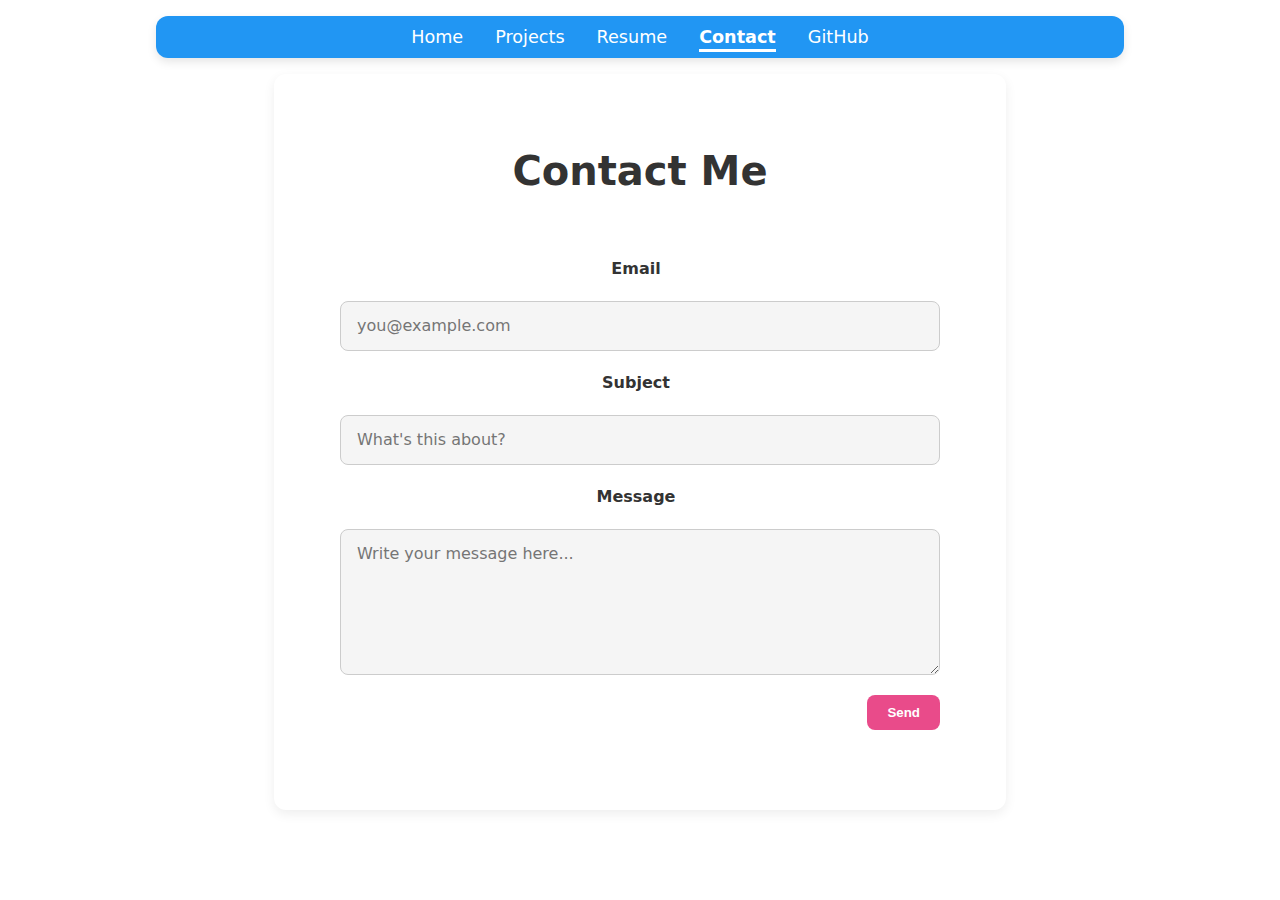
<file: contact/index.html>
<!DOCTYPE html>
<html lang="en">
<head>
  <meta charset="UTF-8" />
  <title>Contact - Eli Nalebuff</title>
  <link rel="stylesheet" href="../style.css" />
</head>
<body>
  <nav>
    <ul class="navbar">
      <li><a href="/lab1_dsc106/" class="nav-link">Home</a></li>
      <li><a href="/lab1_dsc106/projects/" class="nav-link">Projects</a></li>
      <li><a href="/lab1_dsc106/resume/" class="nav-link">Resume</a></li>
      <li><a href="/lab1_dsc106/contact/" class="nav-link current">Contact</a></li>
      <li><a href="https://github.com/elinalebuff" class="nav-link" target="_blank">GitHub</a></li>
    </ul>
  </nav>

  <main class="contact-container">
    <h1 class="contact-heading">Contact Me</h1>
    <form class="contact-form" action="mailto:youremail@example.com" method="POST" enctype="text/plain">
      <label for="email">Email</label>
      <input type="email" id="email" name="email" placeholder="you@example.com" required />
  
      <label for="subject">Subject</label>
      <input type="text" id="subject" name="subject" placeholder="What's this about?" required />
  
      <label for="message">Message</label>
      <textarea id="message" name="body" rows="5" placeholder="Write your message here..." required></textarea>
  
      <button type="submit">Send</button>
    </form>
  </main>
</body>
</html>
</file>
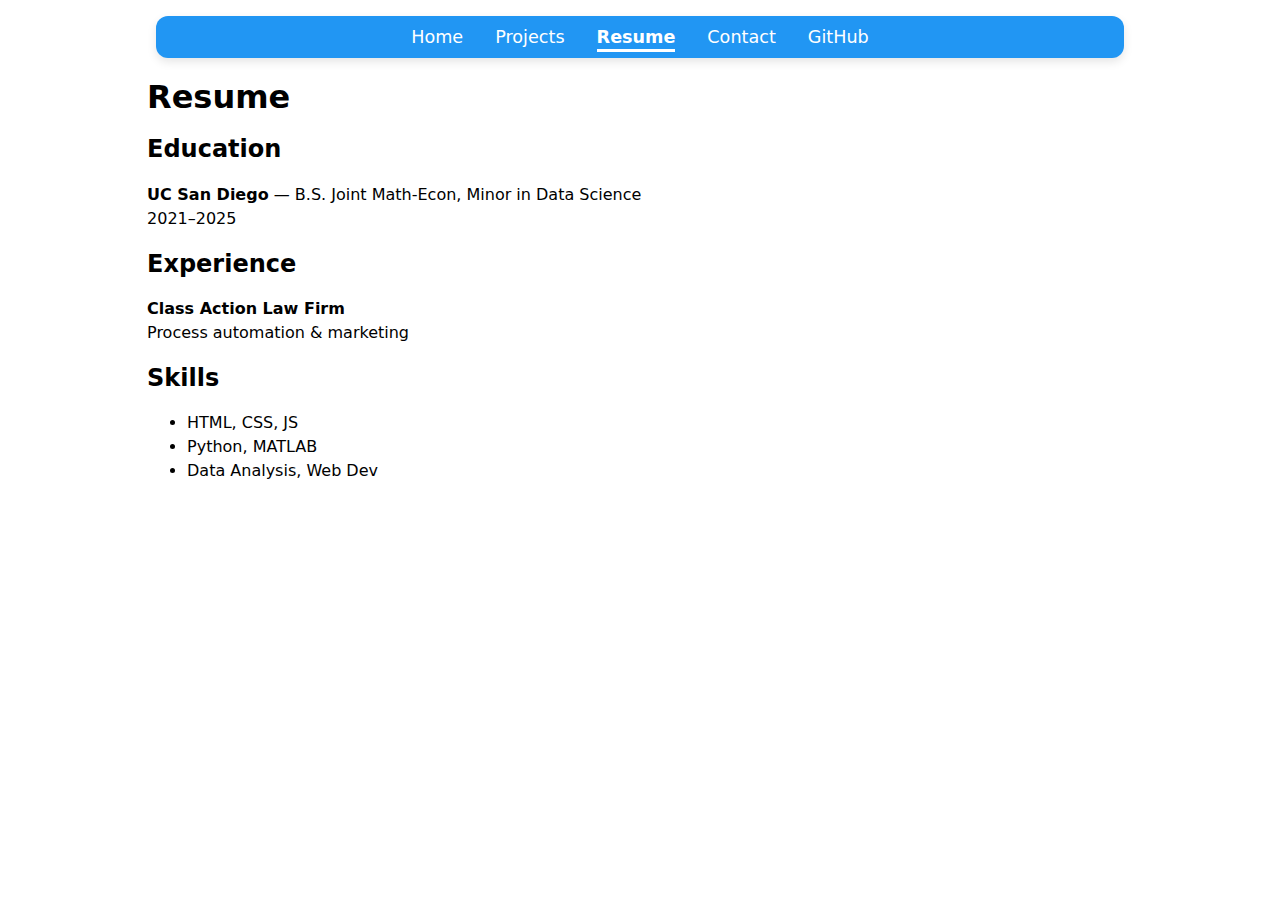
<file: cv/index.html>
<!DOCTYPE html>
<html lang="en">
<head>
  <meta charset="UTF-8" />
  <title>Resume - Eli Nalebuff</title>
  <link rel="stylesheet" href="../style.css" />
</head>
<body>
    <nav>
        <ul class="navbar">
          <li><a href="/lab1_dsc106/" class="nav-link">Home</a></li>
          <li><a href="/lab1_dsc106/projects/" class="nav-link">Projects</a></li>
          <li><a href="/lab1_dsc106/resume/" class="nav-link current">Resume</a></li>
          <li><a href="/lab1_dsc106/contact/" class="nav-link">Contact</a></li>
          <li><a href="https://github.com/elinalebuff" class="nav-link" target="_blank">GitHub</a></li>
        </ul>
      </nav>
  <main>
    <h1>Resume</h1>
    <section>
      <h2>Education</h2>
      <p><strong>UC San Diego</strong> — B.S. Joint Math-Econ, Minor in Data Science<br /><time>2021–2025</time></p>
    </section>
    <section>
      <h2>Experience</h2>
      <p><strong>Class Action Law Firm</strong><br />Process automation & marketing</p>
    </section>
    <section>
      <h2>Skills</h2>
      <ul>
        <li>HTML, CSS, JS</li>
        <li>Python, MATLAB</li>
        <li>Data Analysis, Web Dev</li>
      </ul>
    </section>
  </main>
</body>
</html>
</file>
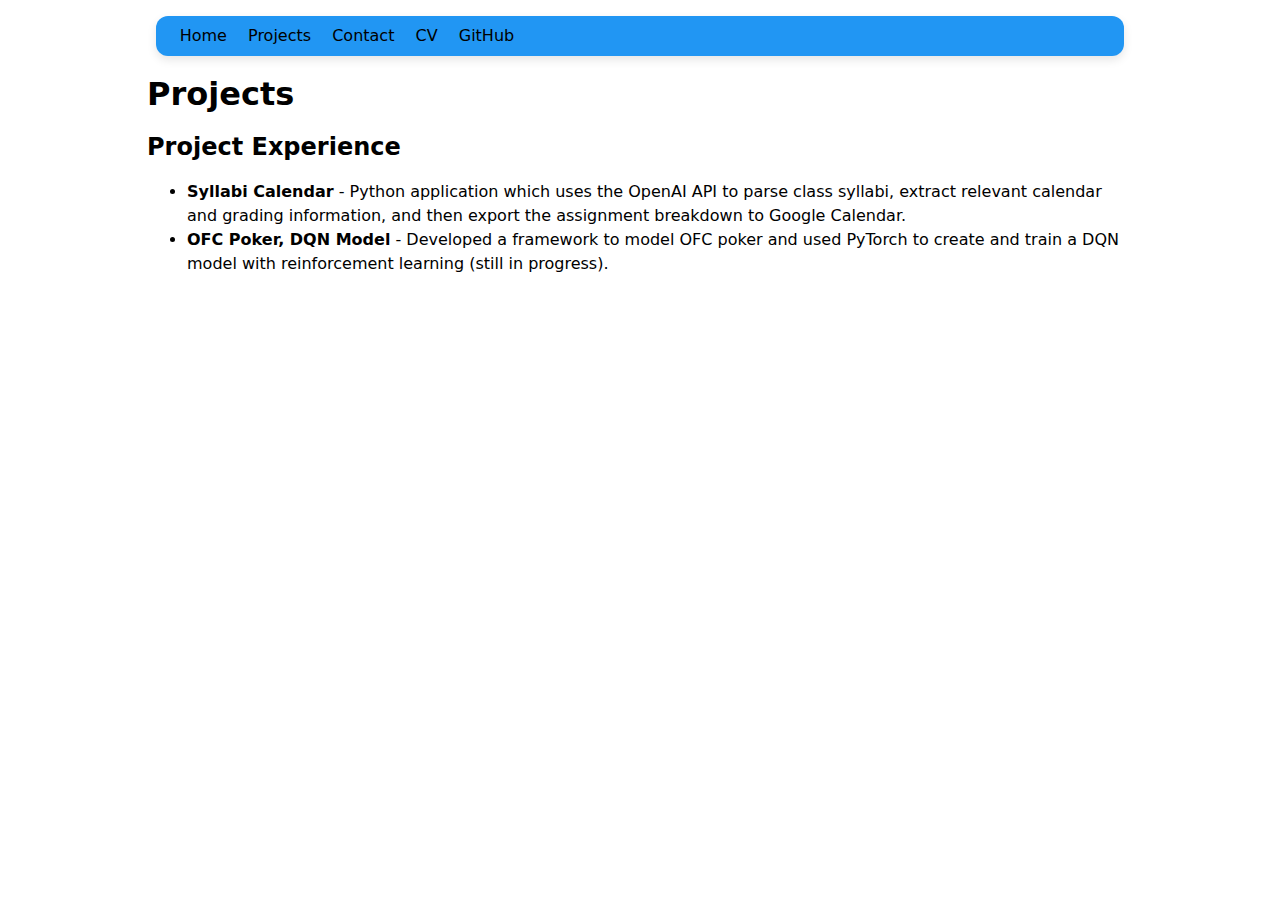
<file: project/index.html>
<!DOCTYPE html>
<html lang="en">
<head>
    <meta charset="UTF-8">
    <meta name="viewport" content="width=device-width, initial-scale=1.0">
    <title>Projects - Eli Nalebuff</title>
    <link rel="stylesheet" href="../style.css">
</head>
<body>
    <nav>
        <a href="../index.html">Home</a>
        <a href="../Projects/index.html">Projects</a>
        <a href="../contact/index.html">Contact</a>
        <a href="../cv/index.html">CV</a>
        <a href="https://github.com/elinalebuff" target="_blank">GitHub</a>
    </nav>
    <h1>Projects</h1>
    <section>
        <h2>Project Experience</h2>
        <ul>
            <li>
                <strong>Syllabi Calendar</strong> - Python application which uses the OpenAI API to parse class syllabi, extract relevant calendar and grading information, and then export the assignment breakdown to Google Calendar.
            </li>
            <li>
                <strong>OFC Poker, DQN Model</strong> - Developed a framework to model OFC poker and used PyTorch to create and train a DQN model with reinforcement learning (still in progress).
            </li>
        </ul>
    </section>
</body>
</html>
</file>
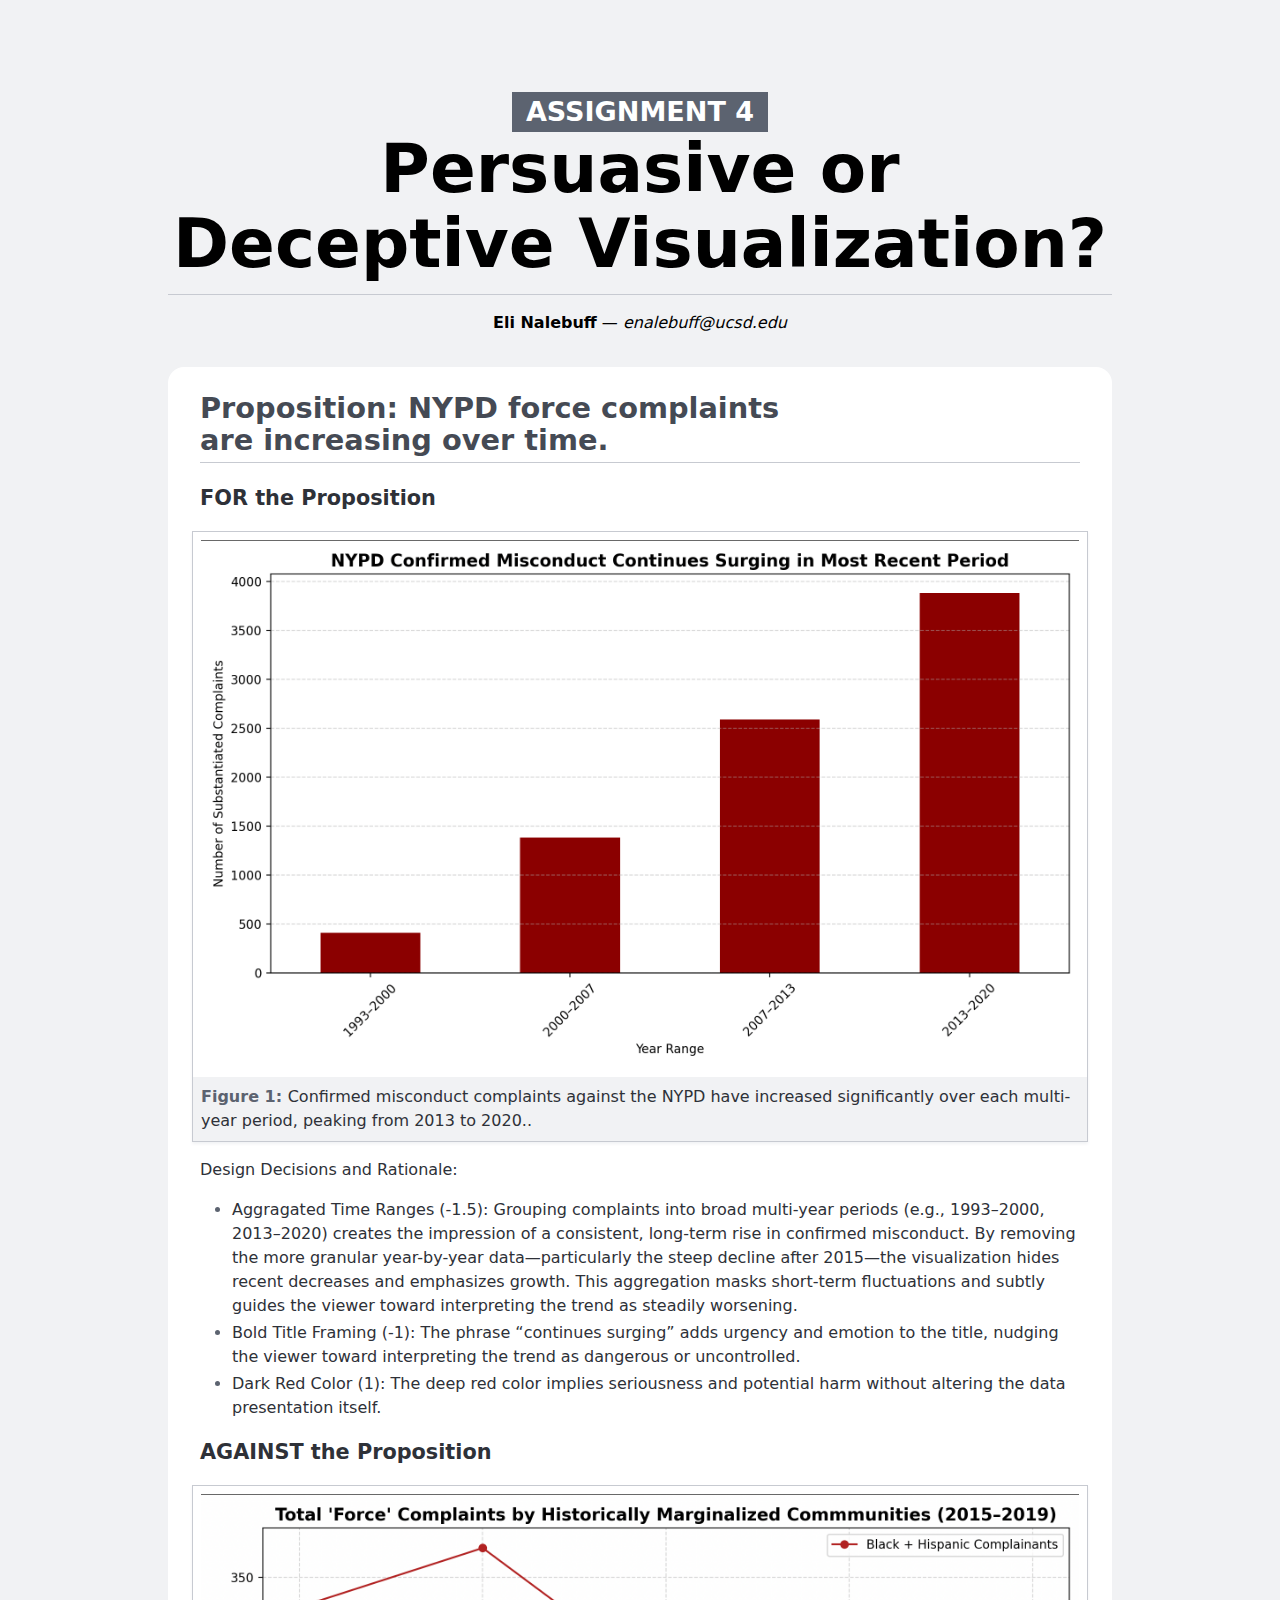
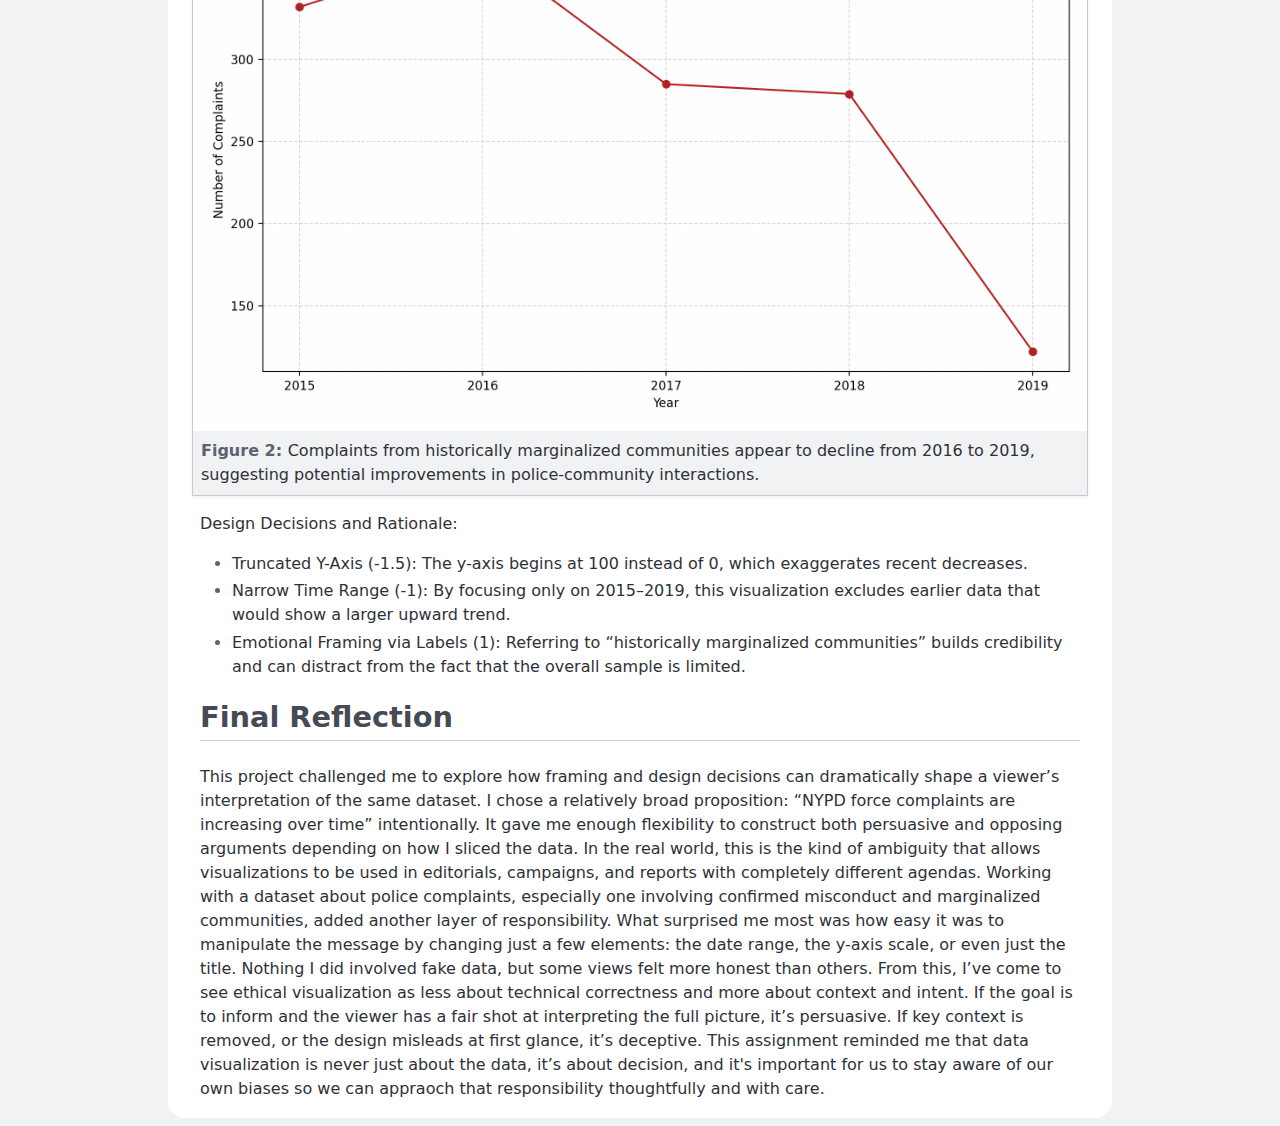
<file: project2/index.html>
<!DOCTYPE html>

<html lang="en">
  
  <head>
    <title>Project 2 Report</title>
    <style>
      figure img {
  max-width: 100%;
  height: auto;
  display: block;
  margin-inline: auto;
}
      :root {
        --color-neutral-95: hsl(220 10% 95%);
        --color-neutral-90: hsl(220 10% 90%);
        --color-neutral-80: hsl(220 10% 80%);
        --color-neutral-70: hsl(220 10% 70%);
        --color-neutral-60: hsl(220 10% 60%);
        --color-neutral-50: hsl(220 10% 50%);
        --color-neutral-40: hsl(220 10% 40%);
        --color-neutral-30: hsl(220 10% 30%);
        --color-neutral-20: hsl(220 10% 20%);
        --color-neutral-10: hsl(220 10% 10%);
      }

      html {
        font: 100%/1.5 system-ui;
        counter-reset: figure;
        background: var(--color-neutral-95);
        max-width: min(75vw, 80em);
        margin: 0 auto;
      }

      /* Headings */

      h1,
      h2,
      h3,
      h4,
      h5,
      h6 {
        line-height: 1.1;
        font-weight: 600;
        text-wrap: balance;
      }

      h1,
      h2 {
        border-bottom: 1px solid var(--color-neutral-80);
        padding-bottom: 0.2em;
      }

      h1 {
        margin-block: 1em 0.5rem;
        font-size: clamp(2.5em, 150% + 2vh + 2vw, 10vmin);
        font-weight: 800;

        small {
          display: block;
          width: fit-content;
          padding: 0.2em 0.5em;
          margin-inline: auto;
          color: white;
          background: var(--color-neutral-40);
          font-size: 40%;
          text-transform: uppercase;
          white-space: nowrap;
        }
      }

      h2 {
        font-size: 180%;
        color: var(--color-neutral-30);
      }

      h3 {
        font-size: 130%;
      }

      /* Lists */

      ul,
      ol {
        padding-inline-start: 2em;
      }

      li {
        &::marker {
          color: var(--color-neutral-40);
        }

        + li {
          margin-top: 0.2em;
        }
      }

      /* Sectioning elements */

      header {
        padding-block: 1em;
        text-align: center;
      }

      main {
        background: white;
        color: var(--color-neutral-20);
        border-radius: 1rem;
        padding: 0.1rem 2rem;
      }

      /* Figures */

      figure {
        margin: 1em 0;
        padding: 0.5rem;
        margin-inline: -0.5em;
        border: 1px solid var(--color-neutral-80);
        box-shadow: 0 0.1em 0.2em var(--color-neutral-95);
        text-align: center;
        background: white;

        > figcaption {
          font: 500 75% var(--font-sans);
          background: var(--color-neutral-95);
          padding: 0.5rem;
          margin: -0.5rem;
          margin-top: 0.5rem;
          counter-increment: figure;
          text-align: left;

          &::before {
            content: 'Figure ' counter(figure) ': ';
            font-weight: bold;
            color: var(--color-neutral-40);
          }

          a:not(:hover, :focus, :active) {
            color: inherit;
            text-decoration: underline;
            text-decoration-color: color-mix(
              in lab,
              currentColor,
              transparent 70%
            );
          }
        }
      }
    </style>
    
  </head>

  <body>
    <header>
      <h1>
        <small>Assignment 4</small>
        Persuasive or Deceptive Visualization?
      </h1>

      <p><strong>Eli Nalebuff</strong> — <em>enalebuff@ucsd.edu</em></p>
    </header>

    <main>
      <h2>Proposition: NYPD force complaints are increasing over time.</h2>

      <section>
        <h3>FOR the Proposition</h3>

        <figure>
          <img src="vis2.png" alt="" />
          <figcaption>Confirmed misconduct complaints against the NYPD have increased significantly over each multi-year period, peaking from 2013 to 2020..</figcaption>
        </figure>

        <p>Design Decisions and Rationale:</p>

        <ul>
          <li>Aggragated Time Ranges (-1.5): Grouping complaints into broad multi-year periods (e.g., 1993–2000, 2013–2020) creates the impression of a consistent, long-term rise in confirmed misconduct. By removing the more granular year-by-year data—particularly the steep decline after 2015—the visualization hides recent decreases and emphasizes growth. This aggregation masks short-term fluctuations and subtly guides the viewer toward interpreting the trend as steadily worsening. </li>
          <li>Bold Title Framing (-1): The phrase “continues surging” adds urgency and emotion to the title, nudging the viewer toward interpreting the trend as dangerous or uncontrolled.</li>
          <li>Dark Red Color (1): The deep red color implies seriousness and potential harm without altering the data presentation itself.</li>
        </ul>
      </section>

      <section>
        <h3>AGAINST the Proposition</h3>

        <figure>
          <img src="vis1.png" alt="" />
          <figcaption>Complaints from historically marginalized communities appear to decline from 2016 to 2019, suggesting potential improvements in police-community interactions.</figcaption>
        </figure>

        <p>Design Decisions and Rationale:</p>

        <ul>
          <li>Truncated Y-Axis (-1.5): The y-axis begins at 100 instead of 0, which exaggerates recent decreases.</li>
          <li>Narrow Time Range (-1): By focusing only on 2015–2019, this visualization excludes earlier data that would show a larger upward trend.</li>
          <li>Emotional Framing via Labels (1): Referring to “historically marginalized communities” builds credibility and can distract from the fact that the overall sample is limited.</li>
        </ul>
      </section>

      <section>
        <h2>Final Reflection</h2>

        <p>This project challenged me to explore how framing and design decisions can dramatically shape a viewer’s interpretation of the same dataset. I chose a relatively broad proposition: “NYPD force complaints are increasing over time” intentionally. It gave me enough flexibility to construct both persuasive and opposing arguments depending on how I sliced the data. In the real world, this is the kind of ambiguity that allows visualizations to be used in editorials, campaigns, and reports with completely different agendas.

          Working with a dataset about police complaints, especially one involving confirmed misconduct and  marginalized communities, added another layer of responsibility. What surprised me most was how easy it was to manipulate the message by changing just a few elements: the date range, the y-axis scale, or even just the title. Nothing I did involved fake data, but some views felt more honest than others.
          
          From this, I’ve come to see ethical visualization as less about technical correctness and more about context and intent. If the goal is to inform and the viewer has a fair shot at interpreting the full picture, it’s persuasive. If key context is removed, or the design misleads at first glance, it’s deceptive. This assignment reminded me that data visualization is never just about the data, it’s about decision, and it's important for us to stay aware of our own biases so we can appraoch that responsibility thoughtfully and with care.</p>
      </section>
    </main>
  </body>
</html>
</file>
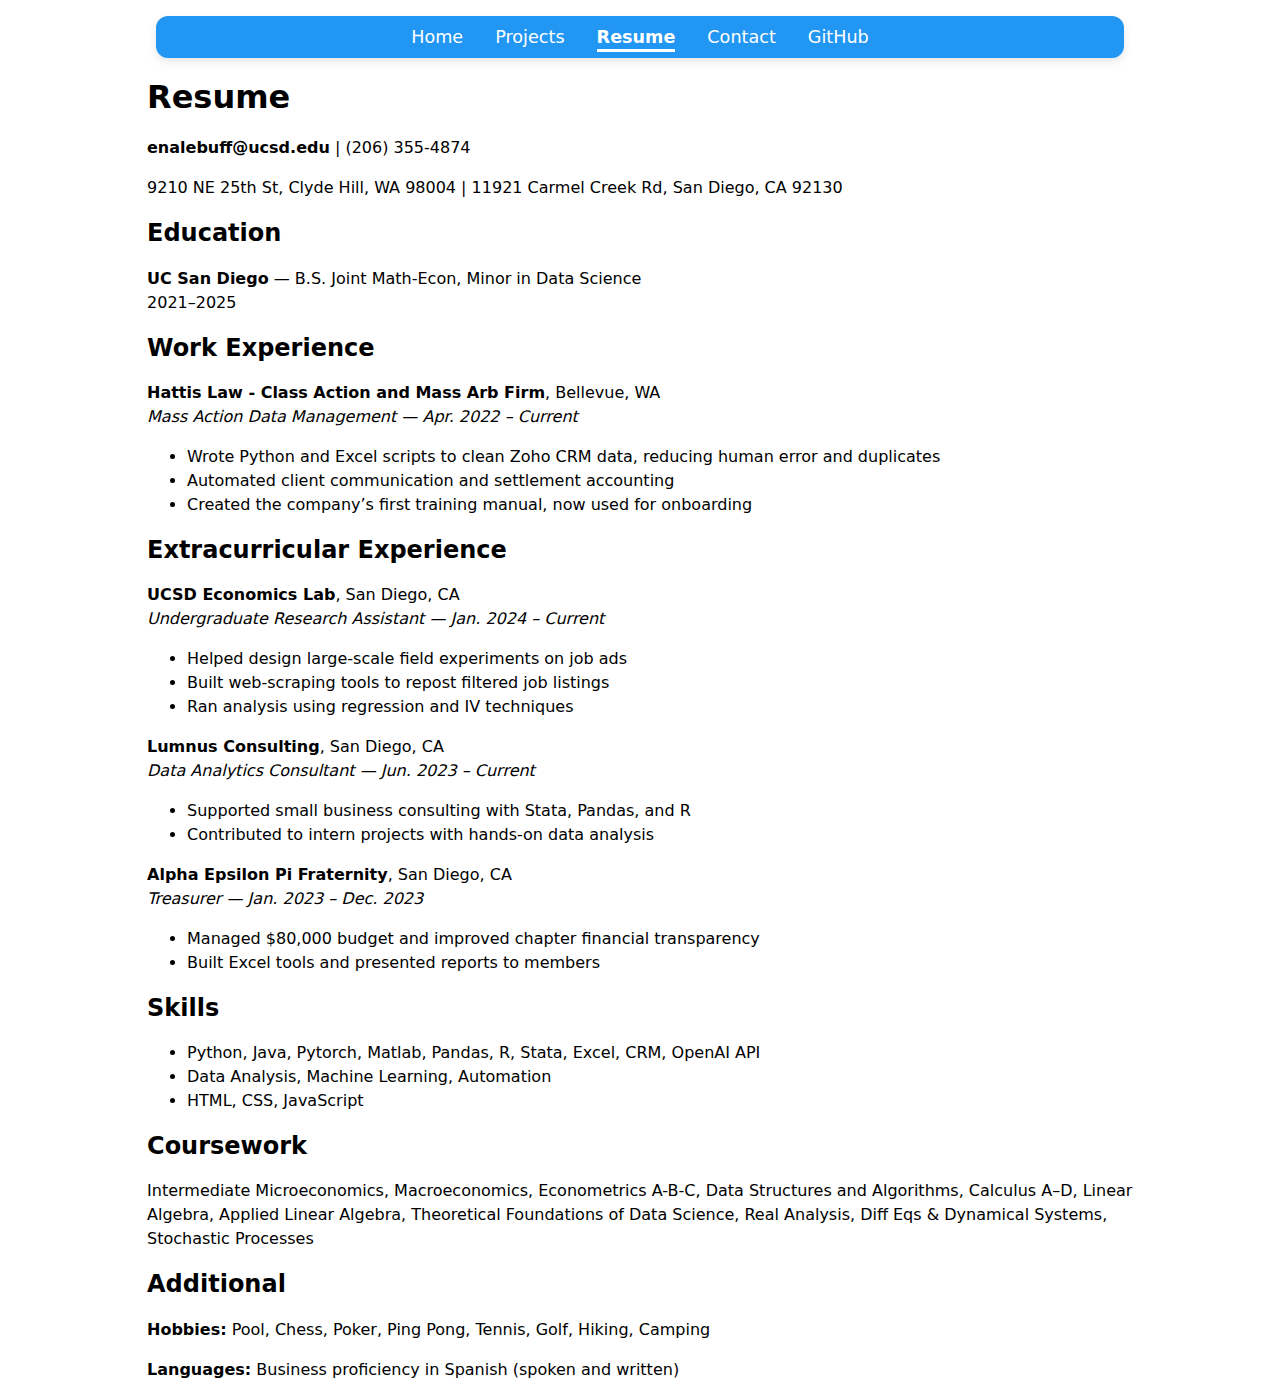
<file: resume/index.html>
<!DOCTYPE html>
<html lang="en">
<head>
  <meta charset="UTF-8" />
  <title>Resume - Eli Nalebuff</title>
  <link rel="stylesheet" href="../style.css" />
</head>
<body>
  <nav>
    <ul class="navbar">
      <li><a href="../" class="nav-link">Home</a></li>
      <li><a href="../projects/" class="nav-link">Projects</a></li>
      <li><a href="../resume/" class="nav-link current">Resume</a></li>
      <li><a href="../contact/" class="nav-link">Contact</a></li>
      <li><a href="https://github.com/elinalebuff" class="nav-link" target="_blank">GitHub</a></li>
    </ul>
  </nav>

  <main>
    <h1>Resume</h1>

    <p><strong>enalebuff@ucsd.edu</strong> | (206) 355-4874</p>
    <p>9210 NE 25th St, Clyde Hill, WA 98004 | 11921 Carmel Creek Rd, San Diego, CA 92130</p>

    <section>
      <h2>Education</h2>
      <p><strong>UC San Diego</strong> — B.S. Joint Math-Econ, Minor in Data Science<br /><time>2021–2025</time></p>
    </section>

    <section>
      <h2>Work Experience</h2>
      <p><strong>Hattis Law - Class Action and Mass Arb Firm</strong>, Bellevue, WA<br />
      <em>Mass Action Data Management — Apr. 2022 – Current</em></p>
      <ul>
        <li>Wrote Python and Excel scripts to clean Zoho CRM data, reducing human error and duplicates</li>
        <li>Automated client communication and settlement accounting</li>
        <li>Created the company’s first training manual, now used for onboarding</li>
      </ul>
    </section>

    <section>
      <h2>Extracurricular Experience</h2>
      <p><strong>UCSD Economics Lab</strong>, San Diego, CA<br />
      <em>Undergraduate Research Assistant — Jan. 2024 – Current</em></p>
      <ul>
        <li>Helped design large-scale field experiments on job ads</li>
        <li>Built web-scraping tools to repost filtered job listings</li>
        <li>Ran analysis using regression and IV techniques</li>
      </ul>

      <p><strong>Lumnus Consulting</strong>, San Diego, CA<br />
      <em>Data Analytics Consultant — Jun. 2023 – Current</em></p>
      <ul>
        <li>Supported small business consulting with Stata, Pandas, and R</li>
        <li>Contributed to intern projects with hands-on data analysis</li>
      </ul>

      <p><strong>Alpha Epsilon Pi Fraternity</strong>, San Diego, CA<br />
      <em>Treasurer — Jan. 2023 – Dec. 2023</em></p>
      <ul>
        <li>Managed $80,000 budget and improved chapter financial transparency</li>
        <li>Built Excel tools and presented reports to members</li>
      </ul>
    </section>

    <section>
      <h2>Skills</h2>
      <ul>
        <li>Python, Java, Pytorch, Matlab, Pandas, R, Stata, Excel, CRM, OpenAI API</li>
        <li>Data Analysis, Machine Learning, Automation</li>
        <li>HTML, CSS, JavaScript</li>
      </ul>
    </section>

    <section>
      <h2>Coursework</h2>
      <p>Intermediate Microeconomics, Macroeconomics, Econometrics A-B-C, Data Structures and Algorithms, Calculus A–D, Linear Algebra, Applied Linear Algebra, Theoretical Foundations of Data Science, Real Analysis, Diff Eqs & Dynamical Systems, Stochastic Processes</p>
    </section>

    <section>
      <h2>Additional</h2>
      <p><strong>Hobbies:</strong> Pool, Chess, Poker, Ping Pong, Tennis, Golf, Hiking, Camping</p>
      <p><strong>Languages:</strong> Business proficiency in Spanish (spoken and written)</p>
    </section>
  </main>
</body>
</html>
</file>
<file: style.css>
html {
    --color-accent: oklch(65% 50% 0);
    accent-color: var(--color-accent);
  }
  
  body {
    font: 100%/1.5 system-ui;
    max-width: 100ch;
    margin-inline: auto;
    padding-inline: 1em;
    box-sizing: border-box;
  }
  
  nav {
    background-color: #2196f3; /* bright blue */
    padding: 0.5em 1em;
    border-bottom: none;
    border-radius: 12px;
    margin: 1em auto;
    max-width: 95%;
    box-shadow: 0 4px 10px rgba(0, 0, 0, 0.1);
  }
  
  nav a {
    flex: 1;
    text-align: center;
    text-decoration: none;
    color: inherit;
    padding: 0.5em;
  }
  
  nav a:hover {
    border-bottom: 0.4em solid var(--color-accent);
    background-color: oklch(from var(--color-accent) 95% 5% h);
  }
  
  nav .current {
    border-bottom: 0.4em solid oklch(80% 3% 200);
    padding-bottom: 0.1em;
  }
  
  h1, h2, h3, h4, h5, h6 {
    line-height: 1.1;
    text-wrap: balance;
  }
  .contact-form {
    display: grid;
    grid-template-columns: 1fr 2fr;
    gap: 1em 2em;
    max-width: 600px;
    margin: 2em auto;
    align-items: center;
  }
  
  .contact-form label {
    text-align: right;
    padding-right: 0.5em;
    font-weight: 600;
  }
  
  .contact-form input,
  .contact-form textarea {
    font: inherit;
    padding: 0.5em;
    width: 100%;
    box-sizing: border-box;
    border: 1px solid #ccc;
    border-radius: 4px;
    background-color: #f9f9f9;
  }
  
  .contact-form textarea {
    resize: vertical;
  }
  
  .contact-form button {
    grid-column: 2;
    padding: 0.7em 1.2em;
    border: none;
    background-color: var(--color-accent);
    color: white;
    font-weight: bold;
    border-radius: 4px;
    cursor: pointer;
    transition: background-color 0.2s ease-in-out;
  }
  
  .contact-form button:hover {
    background-color: oklch(from var(--color-accent) 45% 40% h);
  }

  @media (max-width: 600px) {
    .contact-form {
      grid-template-columns: 1fr;
    }
  
    .contact-form label {
      text-align: left;
    }
  
    .contact-form button {
      grid-column: 1;
    }
  }

  /* Header styles */
  
  .navbar {
    list-style: none;
    display: flex;
    justify-content: center;
    gap: 2em;
    margin: 0;
    padding: 0;
  }
  
  .nav-link {
    text-decoration: none;
    color: white;
    font-weight: 500;
    padding: 0.5em 0;
    border-bottom: 2px solid transparent;
    transition: all 0.3s ease;
    font-size: 1.1rem;
  }
  
  .nav-link:hover {
    background-color: rgba(255, 255, 255, 0.2);
    border-radius: 8px;
    font-weight: 600;
  }
  
  .nav-link.current {
    color: #fff;
    font-weight: 600;
    border-bottom: 3px solid #fff;
  }

  .projects {
    display: grid;
    grid-template-columns: repeat(auto-fill, minmax(15em, 1fr));
    grid-template-rows: auto 1fr;
    gap: 1em;
    padding: 1em;
  }

  .projects article {
    display: grid;
    grid-template-rows: subgrid;
    grid-row: span 3;
    padding: 1em;
    background-color: #f8f8f8;
    border-radius: 8px;
    box-shadow: 0 2px 6px rgba(0, 0, 0, 0.05);
  }
  
  .projects h2 {
    margin: 0;
  }
  
  .projects img {
    width: 100%;
    height: auto;
    display: block;
    border-radius: 4px;
  }

  .projects h1 {
    text-align: center;
    font-size: 2.5rem;
    margin: 2rem auto 1rem auto;
    width: 100%;
    grid-column: 1 / -1;
    grid-row: 1;
  }

  /* Center the contact form and heading */
.contact-page {
    display: flex;
    flex-direction: column;
    align-items: center;
    text-align: center;
    margin-top: 2rem;
  }
  
  /* CONTACT PAGE STYLING */

.contact-container {
    display: flex;
    flex-direction: column;
    align-items: center;
    padding: 3rem 1rem;
    max-width: 700px;
    margin: auto;
    background-color: #ffffff;
    box-shadow: 0 4px 12px rgba(0, 0, 0, 0.07);
    border-radius: 12px;
  }
  
  .contact-heading {
    font-size: 2.5rem;
    font-weight: 700;
    margin-bottom: 2rem;
    color: #333;
  }
  
  .contact-form {
    display: flex;
    flex-direction: column;
    width: 100%;
    gap: 1.25rem;
  }
  
  .contact-form label {
    font-weight: 600;
    color: #333;
    text-align: left;
  }
  
  .contact-form input,
  .contact-form textarea {
    font: inherit;
    padding: 0.75em 1em;
    border: 1px solid #ccc;
    border-radius: 8px;
    background-color: #f5f5f5;
    transition: all 0.2s ease-in-out;
  }
  
  .contact-form input:focus,
  .contact-form textarea:focus {
    outline: none;
    border-color: var(--color-accent);
    background-color: #fff;
    box-shadow: 0 0 0 3px rgba(33, 150, 243, 0.2);
  }
  
  .contact-form button {
    align-self: flex-end;
    padding: 0.75em 1.5em;
    font-weight: bold;
    color: white;
    background-color: var(--color-accent);
    border: none;
    border-radius: 8px;
    cursor: pointer;
    transition: background-color 0.2s ease-in-out;
  }
  
  .contact-form button:hover {
    background-color: oklch(from var(--color-accent) 45% 40% h);
  }
  /* HERO SECTION STYLE */

.hero {
    display: flex;
    flex-direction: column;
    align-items: center;
    text-align: center;
    padding: 4rem 1.5rem;
    max-width: 800px;
    margin: auto;
  }
  
  .hero h1 {
    font-size: 3rem;
    margin-bottom: 0.5rem;
    color: #222;
  }
  
  .hero p {
    font-size: 1.2rem;
    margin: 0.5rem 0;
    color: #444;
    line-height: 1.6;
  }
  
  .hero-img {
    margin-top: 2rem;
    width: 100%;
    max-width: 400px; /* or 500px if you want it bigger */
    height: auto;
    border-radius: 12px;
    box-shadow: 0 8px 20px rgba(0, 0, 0, 0.15);
    transition: transform 0.3s ease-in-out;
  }
  
  .hero-img:hover {
    transform: scale(1.03);
  }
</file>
